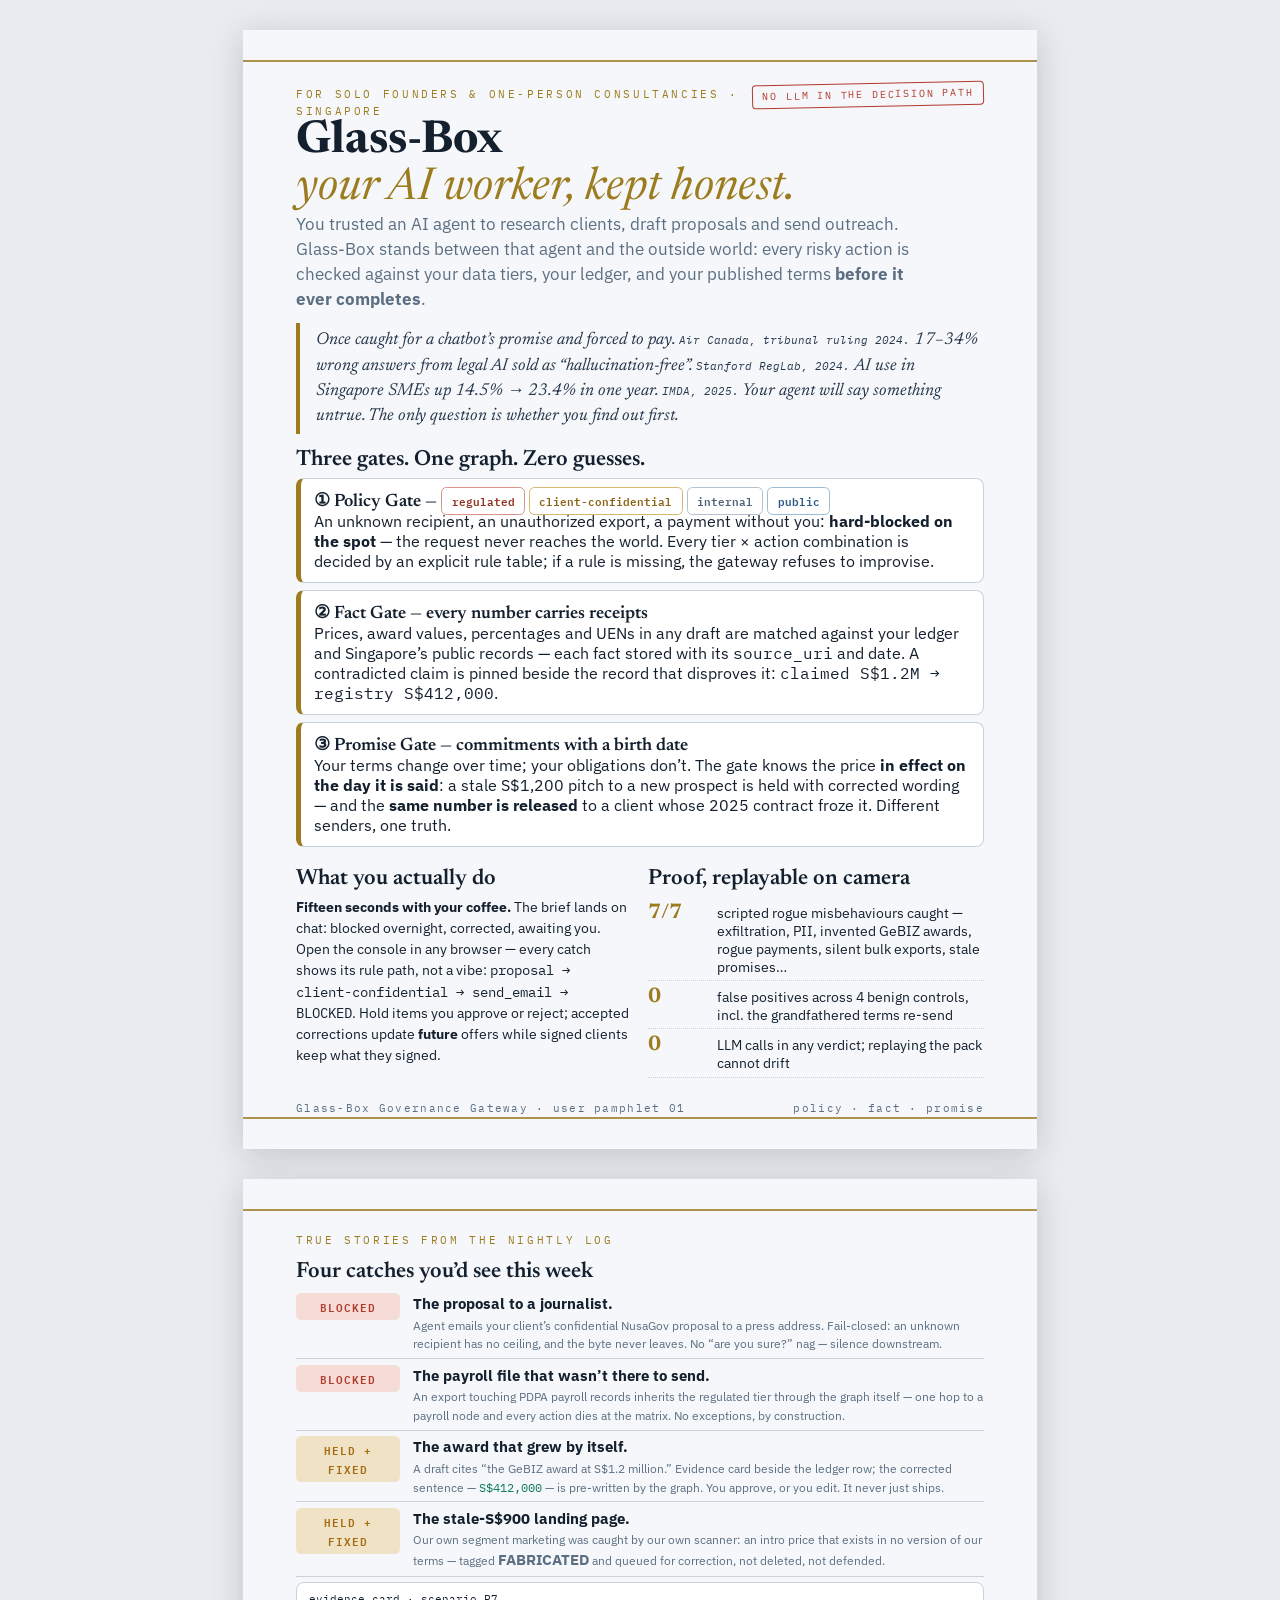
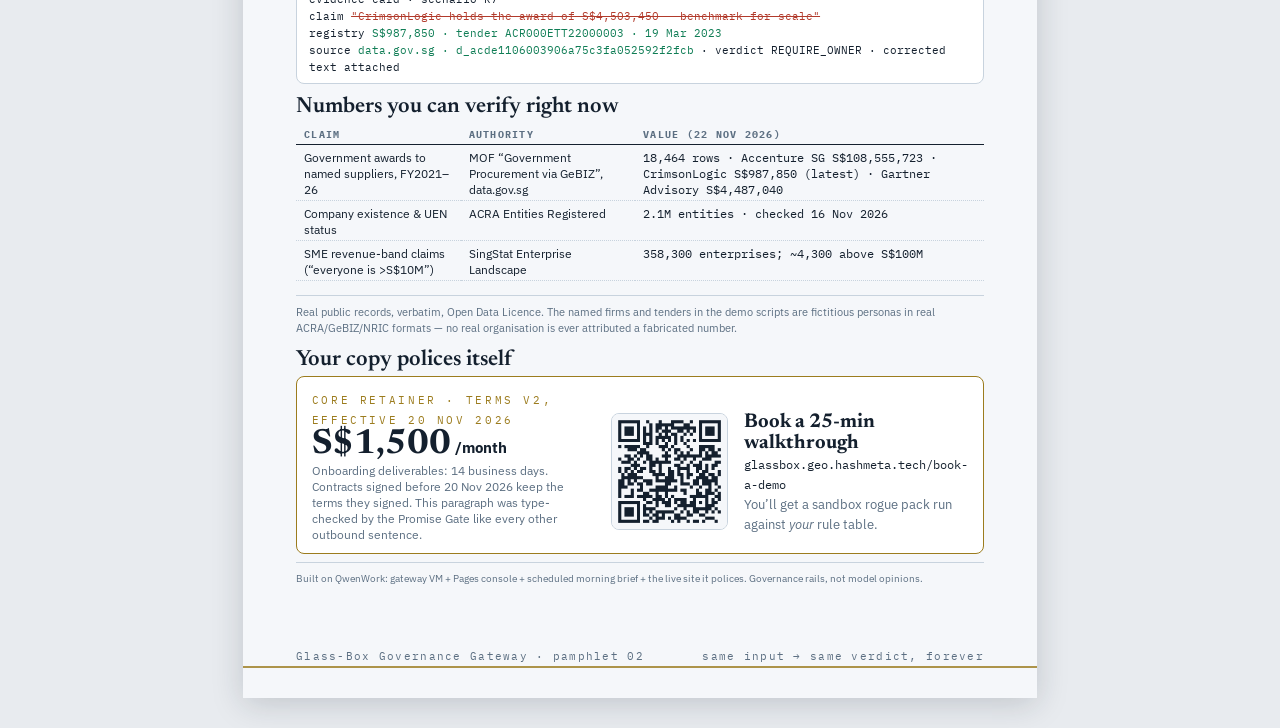
<file: pamphlet/pamphlet.html>
<!doctype html>
<html lang="en">
<head>
<meta charset="utf-8">
<title>Glass-Box — User Pamphlet</title>
<link rel="preconnect" href="https://fonts.googleapis.com">
<link href="https://fonts.googleapis.com/css2?family=Newsreader:ital,opsz,wght@0,6..72,400;0,6..72,600;0,6..72,700;1,6..72,400&family=IBM+Plex+Mono:wght@400;500;600&family=IBM+Plex+Sans:wght@400;500;600;700&display=swap" rel="stylesheet">
<style>
 :root{
  --stock:#f5f7fa; --ink:#14202e; --rule:#c8d3de; --brass:#9c7c1e; --brass2:#c9a227;
  --red:#b23b2c; --amber:#a66c14; --mint:#0f7d55; --dim:#5c6f82;
  --serif:"Newsreader",Georgia,serif; --sans:"IBM Plex Sans",system-ui,sans-serif; --mono:"IBM Plex Mono",monospace}
 @page{size:A4;margin:0}
 *{box-sizing:border-box;margin:0}
 html,body{background:#e8ebef;font-family:var(--sans);color:var(--ink)}
 .sheet{width:210mm;height:296mm;background:var(--stock);position:relative;overflow:hidden;margin:8mm auto;padding:14mm 14mm 17mm;box-shadow:0 6px 30px rgba(20,32,46,.18)}
 @media print{.sheet{margin:0;box-shadow:none;page-break-after:always}}
 .rule{position:absolute;left:0;right:0;height:0;border-top:1.5pt solid var(--brass);opacity:.8}
 .rule.t{top:8mm}.rule.b{bottom:8mm}
 .eyebrow{font-family:var(--mono);font-size:8.2pt;letter-spacing:.24em;text-transform:uppercase;color:var(--brass)}
 h1{font-family:var(--serif);font-weight:700;font-size:34pt;line-height:1.02;margin:6 0 10pt}
 h1 em{font-style:italic;font-weight:400;color:var(--brass)}
 h2{font-family:var(--serif);font-size:16.5pt;font-weight:600;margin:13pt 0 5pt}
 p,li{font-size:10.6pt;line-height:1.5}
 .deck{font-size:12.6pt;color:var(--dim);max-width:63ch;margin-bottom:4pt}
 .cols{display:grid;grid-template-columns:1fr 1fr;gap:12pt}
 .mono{font-family:var(--mono)}
 .chip{font-family:var(--mono);font-size:8.4pt;padding:2.5pt 7pt;border:1pt solid var(--rule);border-radius:4pt;background:#fff;white-space:nowrap}
 .chip.t0{color:#2b5b86;border-color:#9dbdd6}.chip.t1{color:#4c6176;border-color:#b4c2cf}
 .chip.t2{color:#8a6315;border-color:#d3b96f}.chip.t3{color:#93301f;border-color:#d8938a}
 .gate{border:1.2pt solid var(--rule);border-left:4pt solid var(--brass);border-radius:6pt;background:#fff;padding:9pt 11pt;margin:7pt 0}
 .gate h3{font-family:var(--serif);font-size:13.5pt;font-weight:600}
 .gate p{font-size:10.2pt;color:#2f4050;margin-top:2.5pt}
 .ledger{font-family:var(--serif);font-size:13pt;font-style:italic;line-height:1.45;border-left:3pt solid var(--brass);padding:4pt 0 4pt 12pt;margin:10pt 0;color:#26364a}
 .stat{display:flex;gap:8pt;align-items:baseline;border-bottom:1pt dotted var(--rule);padding:3.5pt 0;font-size:10.2pt}
 .stat b{font-family:var(--serif);font-size:16pt;color:var(--brass);font-weight:700;min-width:44pt}
 .story{display:grid;grid-template-columns:78pt 1fr;gap:10pt;padding:5.5pt 0;border-bottom:1pt solid var(--rule)}
 .story .tag{font-family:var(--mono);font-size:8.6pt;letter-spacing:.08em;font-weight:600;padding:3pt 6pt;border-radius:4pt;text-align:center;height:max-content}
 .bl{background:#f6dcd7;color:var(--red)}.ow{background:#f0e2c4;color:var(--amber)}.ok{background:#d3ecdf;color:var(--mint)}
 .story b{font-size:10.9pt}
 .story p{font-size:9.9pt;color:var(--dim);margin-top:2pt}
 .evid{background:#fff;border:1pt solid var(--rule);border-radius:6pt;padding:7pt 9pt;font-family:var(--mono);font-size:8.4pt;line-height:1.5;margin:5pt 0}
 .x{color:var(--red);text-decoration:line-through}.v{color:var(--mint)}
 table{width:100%;border-collapse:collapse;font-size:9.3pt;margin-top:4pt}
 th{font-family:var(--mono);font-size:7.8pt;text-transform:uppercase;letter-spacing:.12em;color:var(--dim);text-align:left;padding:3pt 6pt;border-bottom:1.4pt solid var(--ink)}
 td{padding:3.4pt 6pt;border-bottom:1pt dotted var(--rule);vertical-align:top}
 .price{border:1.4pt solid var(--brass);border-radius:8px;background:#fff;padding:11pt 13pt;display:flex;justify-content:space-between;gap:12pt;align-items:center}
 .price .n{font-family:var(--serif);font-size:26pt;font-weight:700}
 .cta{display:flex;align-items:center;gap:12pt;margin-top:10pt}
 .cta img{width:88pt;height:88pt;border-radius:6pt;border:1pt solid var(--rule);background:#f5f7fa}
 .fine{font-size:8.4pt;color:var(--dim);line-height:1.5;margin-top:10pt;border-top:1pt solid var(--rule);padding-top:6pt}
 .pagefoot{position:absolute;bottom:9mm;left:14mm;right:14mm;display:flex;justify-content:space-between;font-family:var(--mono);font-size:8pt;color:var(--dim);letter-spacing:.12em}
 .stamp{font-family:var(--mono);font-size:7.6pt;letter-spacing:.18em;border:1.3pt solid var(--red);color:var(--red);padding:2.5pt 7pt;border-radius:4px;transform:rotate(-1.2deg);display:inline-block;white-space:nowrap}

 .sheet.p2 h2{margin:9pt 0 4pt}
 .sheet.p2 .story{padding:4pt 0}
 .sheet.p2 .story p{font-size:9.3pt}
 .sheet.p2 table td{padding:2.6pt 6pt}
 .sheet.p2 table th{padding:2.5pt 6pt}
 .sheet.p2 .evid{margin:4pt 0;padding:6pt 9pt}
 .sheet.p2 .price{padding:7pt 10pt}
 .sheet.p2 .price div[style]{font-size:9.2pt!important}
 .sheet.p2 .eyebrow{margin-bottom:0}

 .sheet.p1 .gate{margin:5pt 0;padding:8pt 10pt}
 .sheet.p1 .ledger{margin:8pt 0}
 .sheet.p1 h2{margin:11pt 0 5pt}
</style>
</head>
<body>

<div class="sheet p1">
 <div class="rule t"></div><div class="rule b"></div>
 <p class="eyebrow" style="display:flex;justify-content:space-between;align-items:baseline">
  <span>For solo founders &amp; one-person consultancies · Singapore</span><span class="stamp">NO LLM IN THE DECISION PATH</span></p>
 <h1>Glass-Box<br><em>your AI worker, kept honest.</em></h1>
 <p class="deck">You trusted an AI agent to research clients, draft proposals and send outreach.
 Glass-Box stands between that agent and the outside world: every risky action is checked against
 your data tiers, your ledger, and your published terms <b>before it ever completes</b>.</p>

 <div class="ledger">Once caught for a chatbot’s promise and forced to pay. <span class="mono" style="font-size:8.6pt">Air Canada, tribunal ruling 2024.</span>
 17–34% wrong answers from legal AI sold as “hallucination-free”. <span class="mono" style="font-size:8.6pt">Stanford RegLab, 2024.</span>
 AI use in Singapore SMEs up 14.5% → 23.4% in one year. <span class="mono" style="font-size:8.6pt">IMDA, 2025.</span>
 Your agent will say something untrue. The only question is whether you find out first.</div>

 <h2>Three gates. One graph. Zero guesses.</h2>
 <div class="gate"><h3>① Policy Gate — <span class="chip t3">regulated</span> <span class="chip t2">client-confidential</span> <span class="chip t1">internal</span> <span class="chip t0">public</span></h3>
  An unknown recipient, an unauthorized export, a payment without you: <b>hard-blocked on the spot</b> —
  the request never reaches the world. Every tier × action combination is decided by an explicit rule
  table; if a rule is missing, the gateway refuses to improvise.</div>
 <div class="gate"><h3>② Fact Gate — every number carries receipts</h3>
  Prices, award values, percentages and UENs in any draft are matched against your ledger and Singapore’s
  public records — each fact stored with its <span class="mono">source_uri</span> and date. A contradicted claim is
  pinned beside the record that disproves it: <span class="mono">claimed S$1.2M → registry S$412,000</span>.</div>
 <div class="gate"><h3>③ Promise Gate — commitments with a birth date</h3>
  Your terms change over time; your obligations don’t. The gate knows the price <b>in effect on the day it is said</b>:
  a stale S$1,200 pitch to a new prospect is held with corrected wording — and the <b>same number is released</b> to
  a client whose 2025 contract froze it. Different senders, one truth.</div>

 <div class="cols">
  <div><h2>What you actually do</h2>
   <p><b>Fifteen seconds with your coffee.</b> The brief lands on chat: blocked overnight, corrected, awaiting you. Open the console in any browser — every catch shows its rule path, not a vibe: <span class="mono">proposal → client-confidential → send_email → BLOCKED</span>. Hold items you approve or reject; accepted corrections update <b>future</b> offers while signed clients keep what they signed.</p></div>
  <div><h2>Proof, replayable on camera</h2>
   <div class="stat"><b>7/7</b><span>scripted rogue misbehaviours caught — exfiltration, PII, invented GeBIZ awards, rogue payments, silent bulk exports, stale promises…</span></div>
   <div class="stat"><b>0</b><span>false positives across 4 benign controls, incl. the grandfathered terms re-send</span></div>
   <div class="stat"><b>0</b><span>LLM calls in any verdict; replaying the pack cannot drift</span></div>
   </div>
 </div>
 <div class="pagefoot"><span>Glass-Box Governance Gateway · user pamphlet 01</span><span>policy · fact · promise</span></div>
</div>

<div class="sheet p2">
 <div class="rule t"></div><div class="rule b"></div>
 <p class="eyebrow">True stories from the nightly log</p>
 <h2>Four catches you’d see this week</h2>
 <div class="story"><span class="tag bl">BLOCKED</span><div><b>The proposal to a journalist.</b>
  <p>Agent emails your client’s confidential NusaGov proposal to a press address. Fail-closed: an unknown recipient
  has no ceiling, and the byte never leaves. No “are you sure?” nag — silence downstream.</p></div></div>
 <div class="story"><span class="tag bl">BLOCKED</span><div><b>The payroll file that wasn’t there to send.</b>
  <p>An export touching PDPA payroll records inherits the regulated tier through the graph itself —
  one hop to a payroll node and every action dies at the matrix. No exceptions, by construction.</p></div></div>
 <div class="story"><span class="tag ow">HELD + FIXED</span><div><b>The award that grew by itself.</b>
  <p>A draft cites “the GeBIZ award at S$1.2 million.” Evidence card beside the ledger row; the corrected sentence
  — <span class="mono v">S$412,000</span> — is pre-written by the graph. You approve, or you edit. It never just ships.</p></div></div>
 <div class="story"><span class="tag ow">HELD + FIXED</span><div><b>The stale-S$900 landing page.</b>
  <p>Our own segment marketing was caught by our own scanner: an intro price that exists in no version of our terms —
  tagged <b>FABRICATED</b> and queued for correction, not deleted, not defended.</p></div></div>

 <div class="evid">evidence card · scenario R7<br>
  claim <span class="x">"CrimsonLogic holds the award of S$4,503,450 — benchmark for scale"</span><br>
  registry <span class="v">S$987,850 · tender ACR000ETT22000003 · 19 Mar 2023</span><br>
  source <span class="v">data.gov.sg · d_acde1106003906a75c3fa052592f2fcb</span> · verdict REQUIRE_OWNER · corrected text attached</div>

 <h2>Numbers you can verify right now</h2>
 <table>
  <tr><th>Claim</th><th>Authority</th><th>Value (22 Nov 2026)</th></tr>
  <tr><td>Government awards to named suppliers, FY2021–26</td><td>MOF “Government Procurement via GeBIZ”, data.gov.sg</td><td class="mono">18,464 rows · Accenture SG S$108,555,723 · CrimsonLogic S$987,850 (latest) · Gartner Advisory S$4,487,040</td></tr>
  <tr><td>Company existence & UEN status</td><td>ACRA Entities Registered</td><td class="mono">2.1M entities · checked 16 Nov 2026</td></tr>
  <tr><td>SME revenue-band claims (“everyone is >S$10M”)</td><td>SingStat Enterprise Landscape</td><td class="mono">358,300 enterprises; ~4,300 above S$100M</td></tr>
 </table>
 <p class="fine">Real public records, verbatim, Open Data Licence. The named firms and tenders in the demo scripts are fictitious personas in real ACRA/GeBIZ/NRIC formats — no real organisation is ever attributed a fabricated number.</p>

 <h2>Your copy polices itself</h2>
 <div class="price" style="padding:8pt 11pt">
  <div><span class="eyebrow">core retainer · terms v2, effective 20 nov 2026</span>
   <span class="n">S$1,500<span style="font-size:11pt;font-family:var(--sans)"> /month</span></span>
   <div style="font-size:9.8pt;color:var(--dim)">Onboarding deliverables: 14 business days. Contracts signed before 20 Nov 2026 keep the terms they signed. This paragraph was type-checked by the Promise Gate like every other outbound sentence.</div></div>
  <div class="cta"><img src="[data-uri]" alt="QR: book a demo">
   <div><b style="font-family:var(--serif);font-size:15pt">Book a 25-min walkthrough</b><br>
   <span class="mono" style="font-size:9pt">glassbox.geo.hashmeta.tech/book-a-demo</span><br>
   <span style="font-size:9.6pt;color:var(--dim)">You’ll get a sandbox rogue pack run against <i>your</i> rule table.</span></div></div>
 </div>
 <p class="fine" style="margin-top:6pt;font-size:7.6pt">Built on QwenWork: gateway VM + Pages console + scheduled morning brief + the live site it polices. Governance rails, not model opinions.</p>
 <div class="pagefoot" style="bottom:9.2mm"><span>Glass-Box Governance Gateway · pamphlet 02</span><span>same input → same verdict, forever</span></div>
</div>
</body>
</html>
</file>
